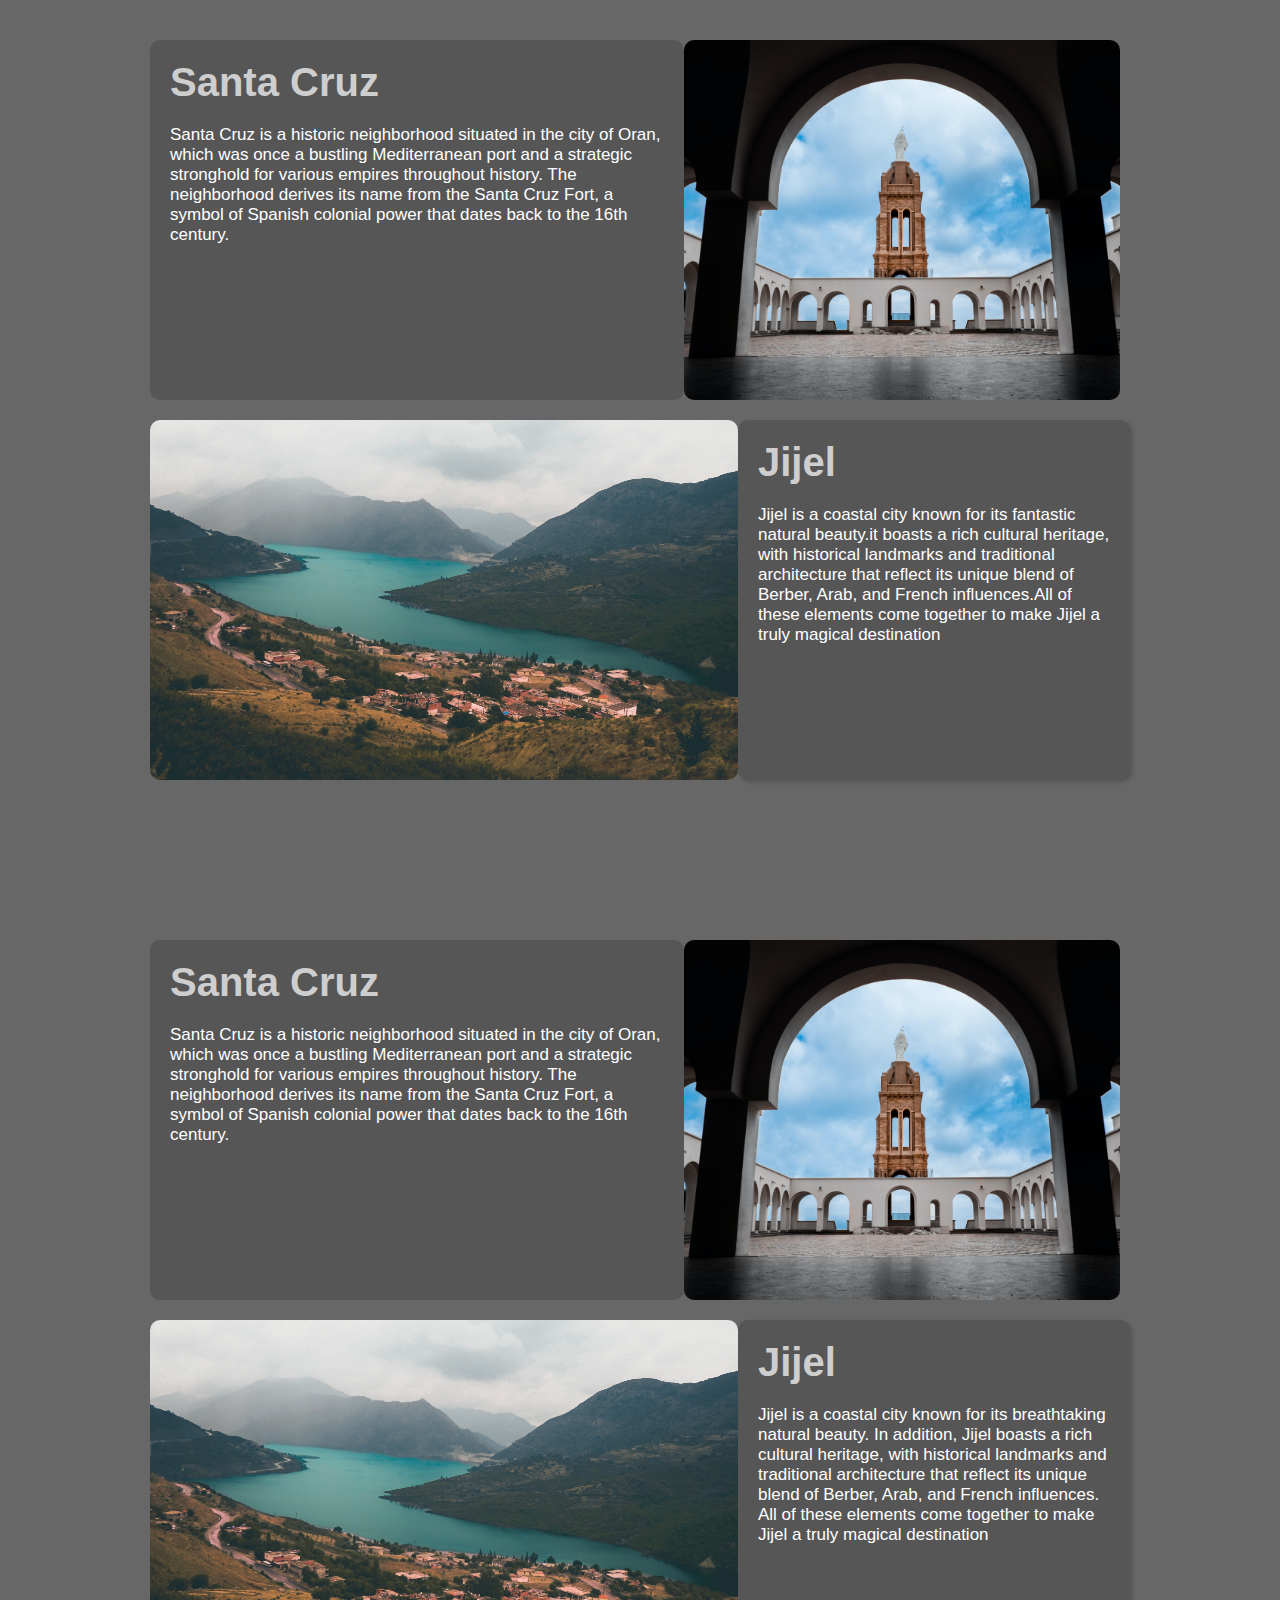
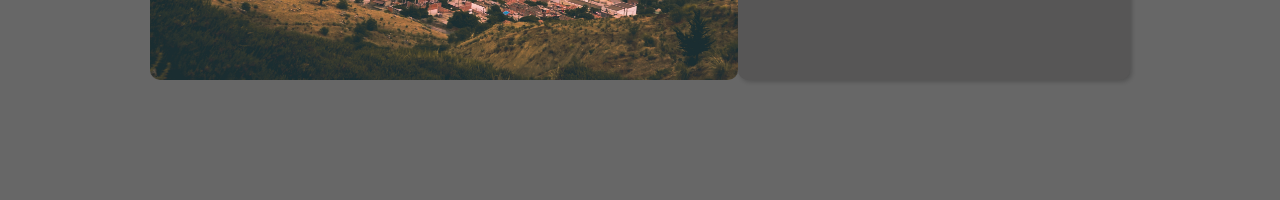
<file: popular places/popular-places.html>
<!DOCTYPE html>
<html lang="en">
<head>
    <meta charset="UTF-8">
    <meta http-equiv="X-UA-Compatible" content="IE=edge">
    <meta name="viewport" content="width=device-width, initial-scale=1.0">
    <link rel="stylesheet" href="style.css">
    <title>Popular places</title>
</head>
<body>
    <div class="container">
        <div class="first">
            <div class="description">
                <h1>Santa Cruz</h1>
                <p>Santa Cruz is a historic neighborhood situated in the city of Oran, which was once a bustling Mediterranean port and a strategic stronghold for various empires throughout history. The neighborhood derives its name from the Santa Cruz Fort, a symbol of Spanish colonial power that dates back to the 16th century.</p>
            </div>
            <div class="photo">
                <img src="images/islam-fersaoui-vEob3rMRUcQ-unsplash.jpg">
            </div>
        </div>
        <div class="second">
            <div class="photo">
                <img src="images\daoud-abismail-FL5pmAw730s-unsplash.jpg">
            </div>
            <div class="description">
                <h1>Jijel</h1>
                <p>Jijel is a coastal city known for its fantastic natural beauty.it boasts a rich cultural heritage, with historical landmarks and traditional architecture that reflect its unique blend of Berber, Arab, and French influences.All of these elements come together to make Jijel a truly magical destination</p>
            </div>
        </div>
    </div>
    <div class="container">
        <div class="first">
            <div class="description">
                <h1>Santa Cruz</h1>
                <p>Santa Cruz is a historic neighborhood situated in the city of Oran, which was once a bustling Mediterranean port and a strategic stronghold for various empires throughout history. The neighborhood derives its name from the Santa Cruz Fort, a symbol of Spanish colonial power that dates back to the 16th century.</p>
            </div>
            <div class="photo">
                <img src="images/islam-fersaoui-vEob3rMRUcQ-unsplash.jpg">
            </div>
        </div>
        <div class="second">
            <div class="photo">
                <img src="images\daoud-abismail-FL5pmAw730s-unsplash.jpg">
            </div>
            <div class="description">
                <h1>Jijel</h1>
                <p>Jijel is a coastal city known for its breathtaking natural beauty. In addition, Jijel boasts a rich cultural heritage, with historical landmarks and traditional architecture that reflect its unique blend of Berber, Arab, and French influences. All of these elements come together to make Jijel a truly magical destination</p>
            </div>
        </div>
    </div>
</body>
</html>
</file>
<file: popular places/style.css>
*{
    padding: 0;
    margin: 0;
    box-sizing: border-box;
    font-family: 'Poppins', sans-serif;
}
.container{
    padding: 40px 150px;
    width: 100%;
    height: 100vh;
    background-color: #676767;
}
.first{
    width: 100%;
    height: 40vh;
    padding-right: 10px;
    display: flex;
    margin-bottom: 20px;
}
.second{
    width: 100%;
    height: 40vh;
    display: flex;
}
.first .photo{
    height: 100%;
    width: 45%;
    position: relative;
    margin-bottom: 20px;
}
.first .description{
    height: 100%;
    width: 55%;
    padding: 20px 20px;
    border-radius: 10px;
    background-color: #575656;
}
.second .photo{
    height: 100%;
    width: 60%;
    position: relative;
    margin-bottom: 20px;
}
.second .description{
    height: 100%;
    width: 40%;
    padding: 20px 20px;
    border-radius: 10px;
    background-color: #575656;
    box-shadow: 2px 2px 4px rgba(0, 0, 0, 0.2);
}
.description h1{
    font-weight: 700;
    color: #e0e0e0df;
    font-size: 40px;
    margin-bottom: 20px;
}
.description p{
    font-size: 17px;
    color: #fff;
}
.photo img{
    height: 100%;
    width: 100%;
    position: absolute;
    top: 0;
    left: 0;
    object-fit: cover;
    border-radius: 10px;
}
</file>
